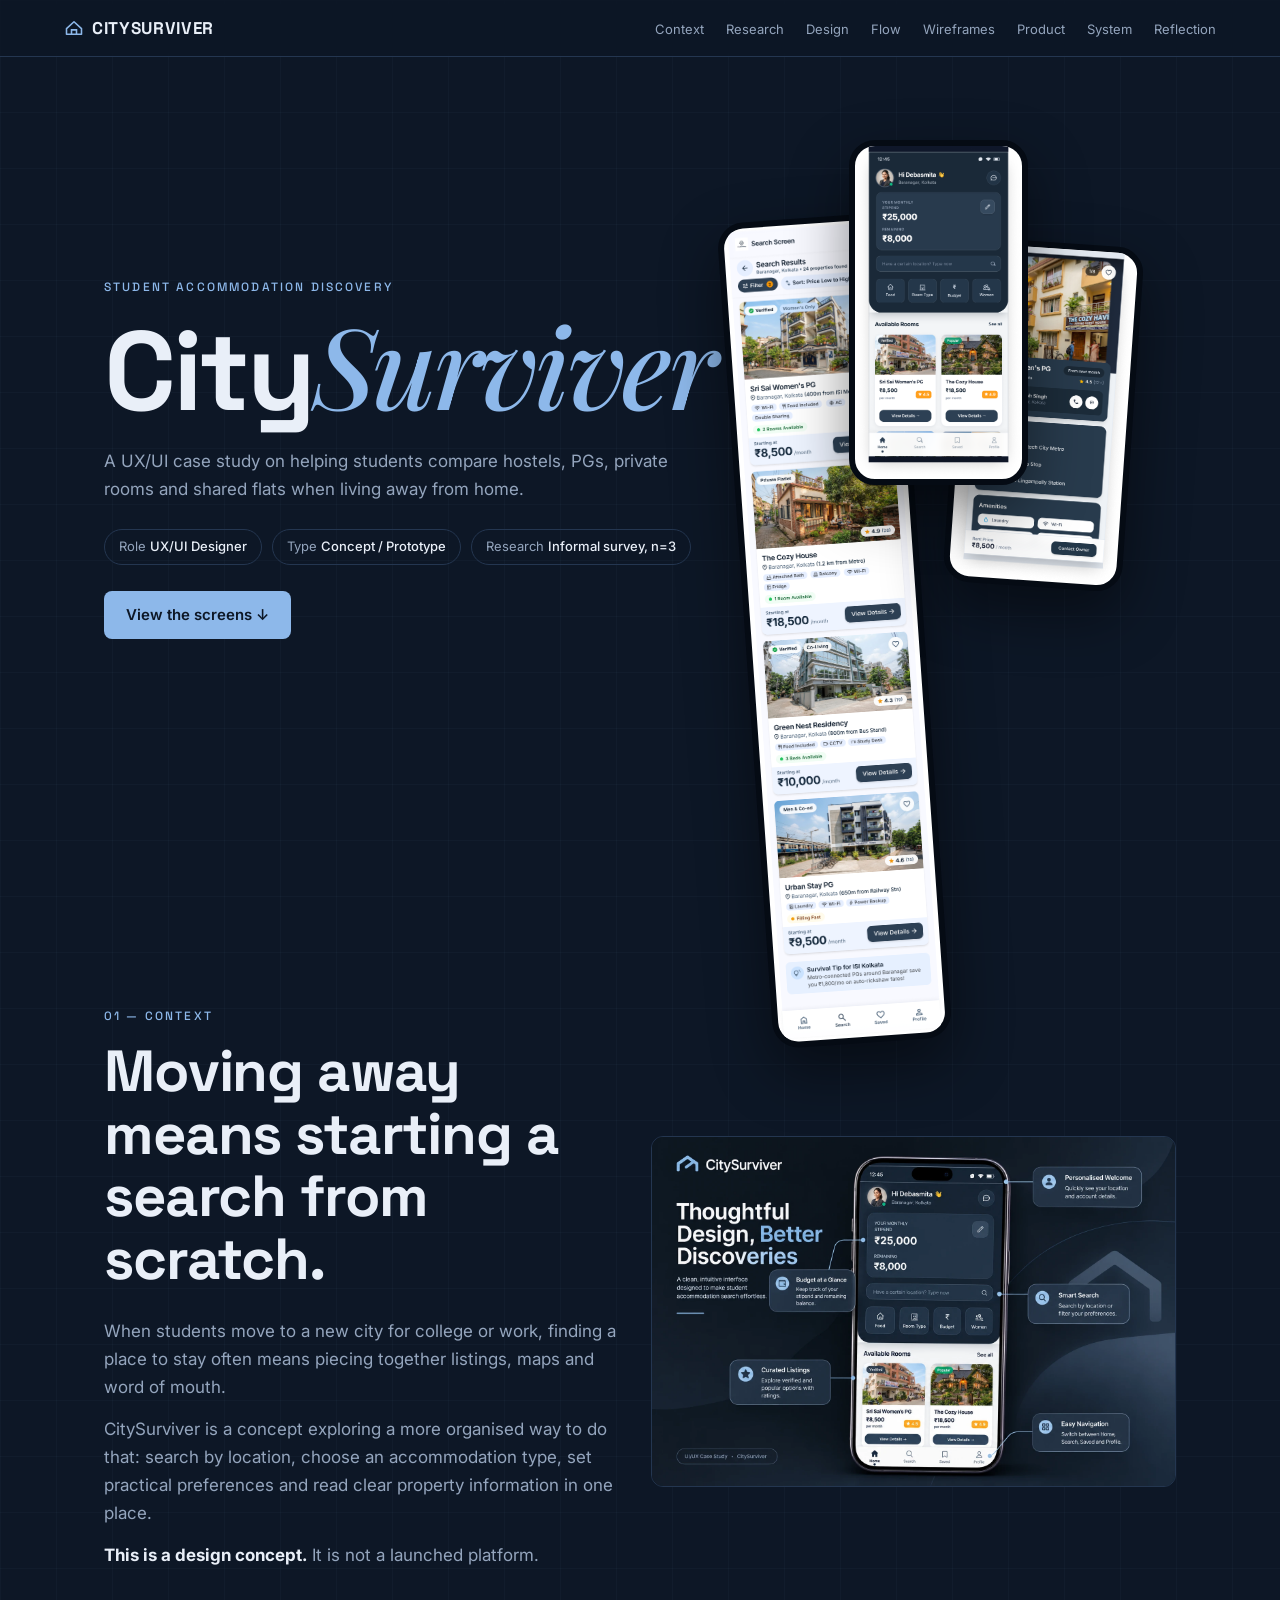
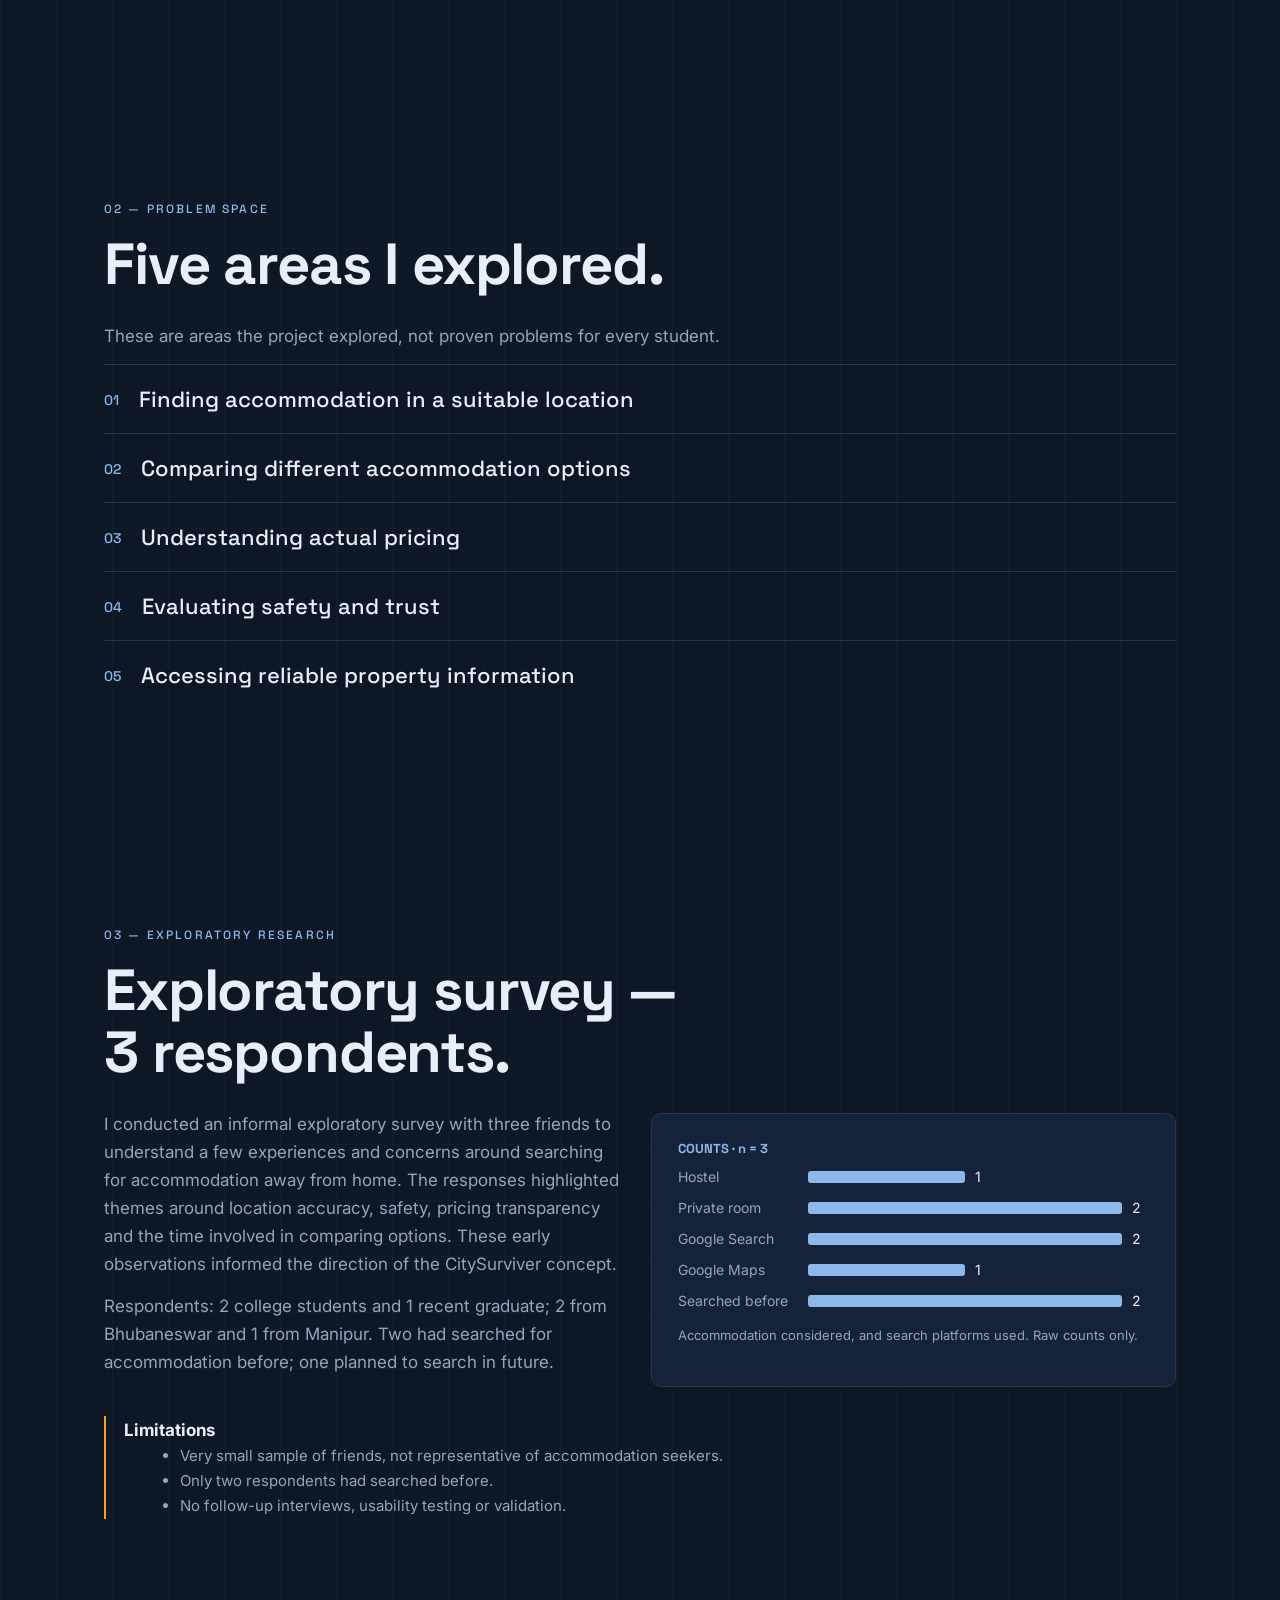
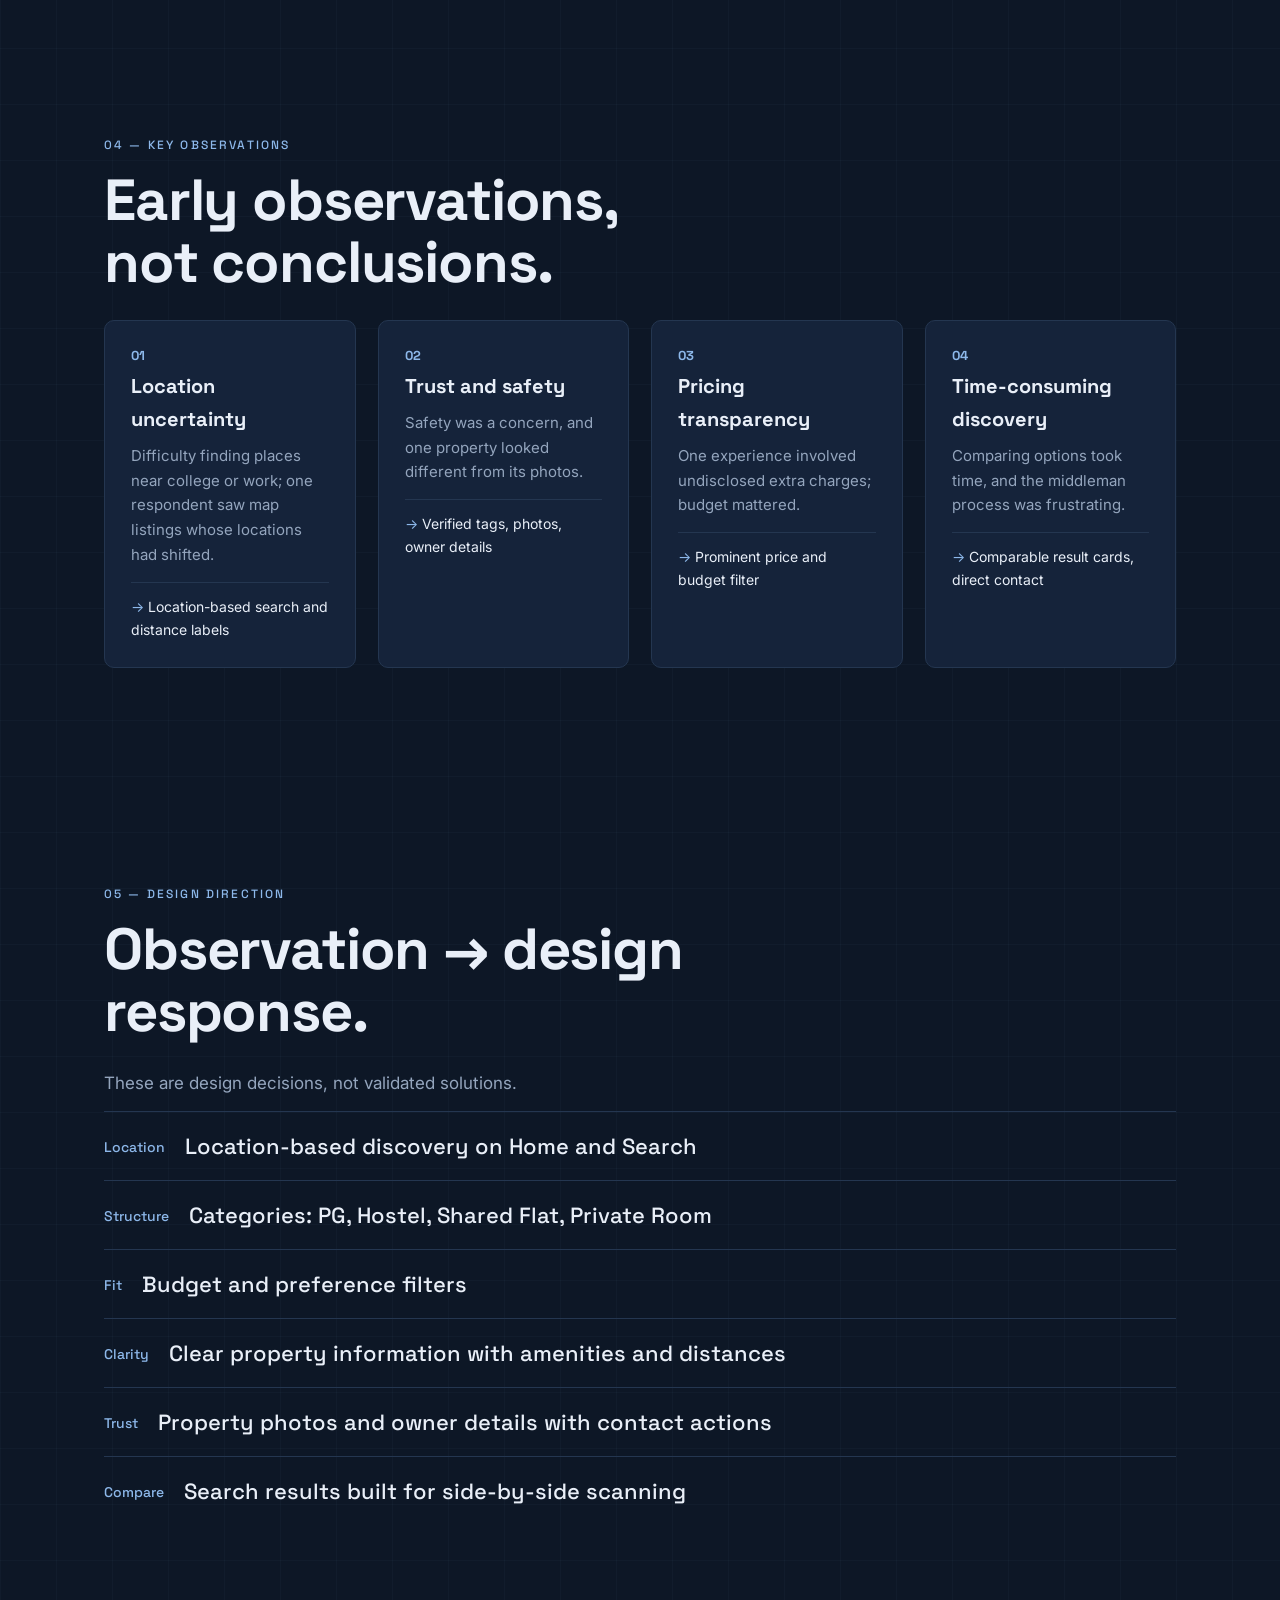
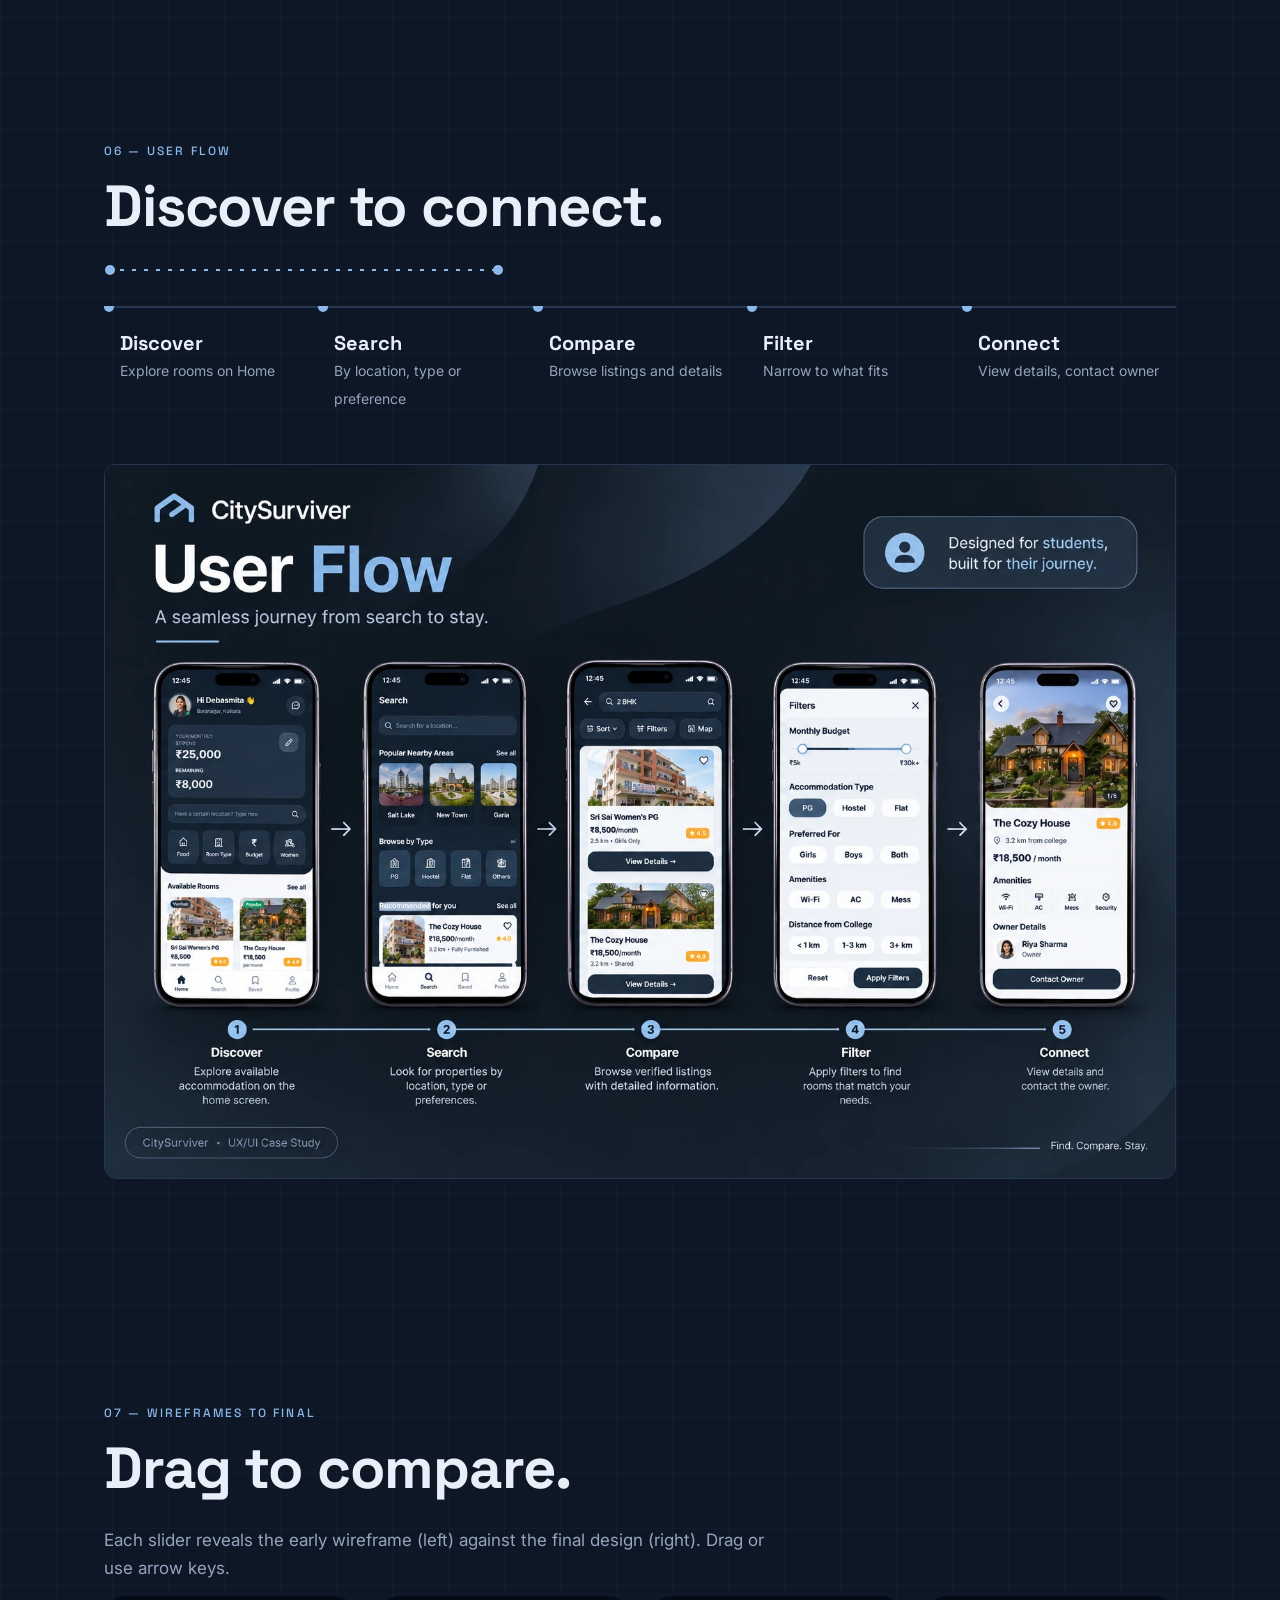
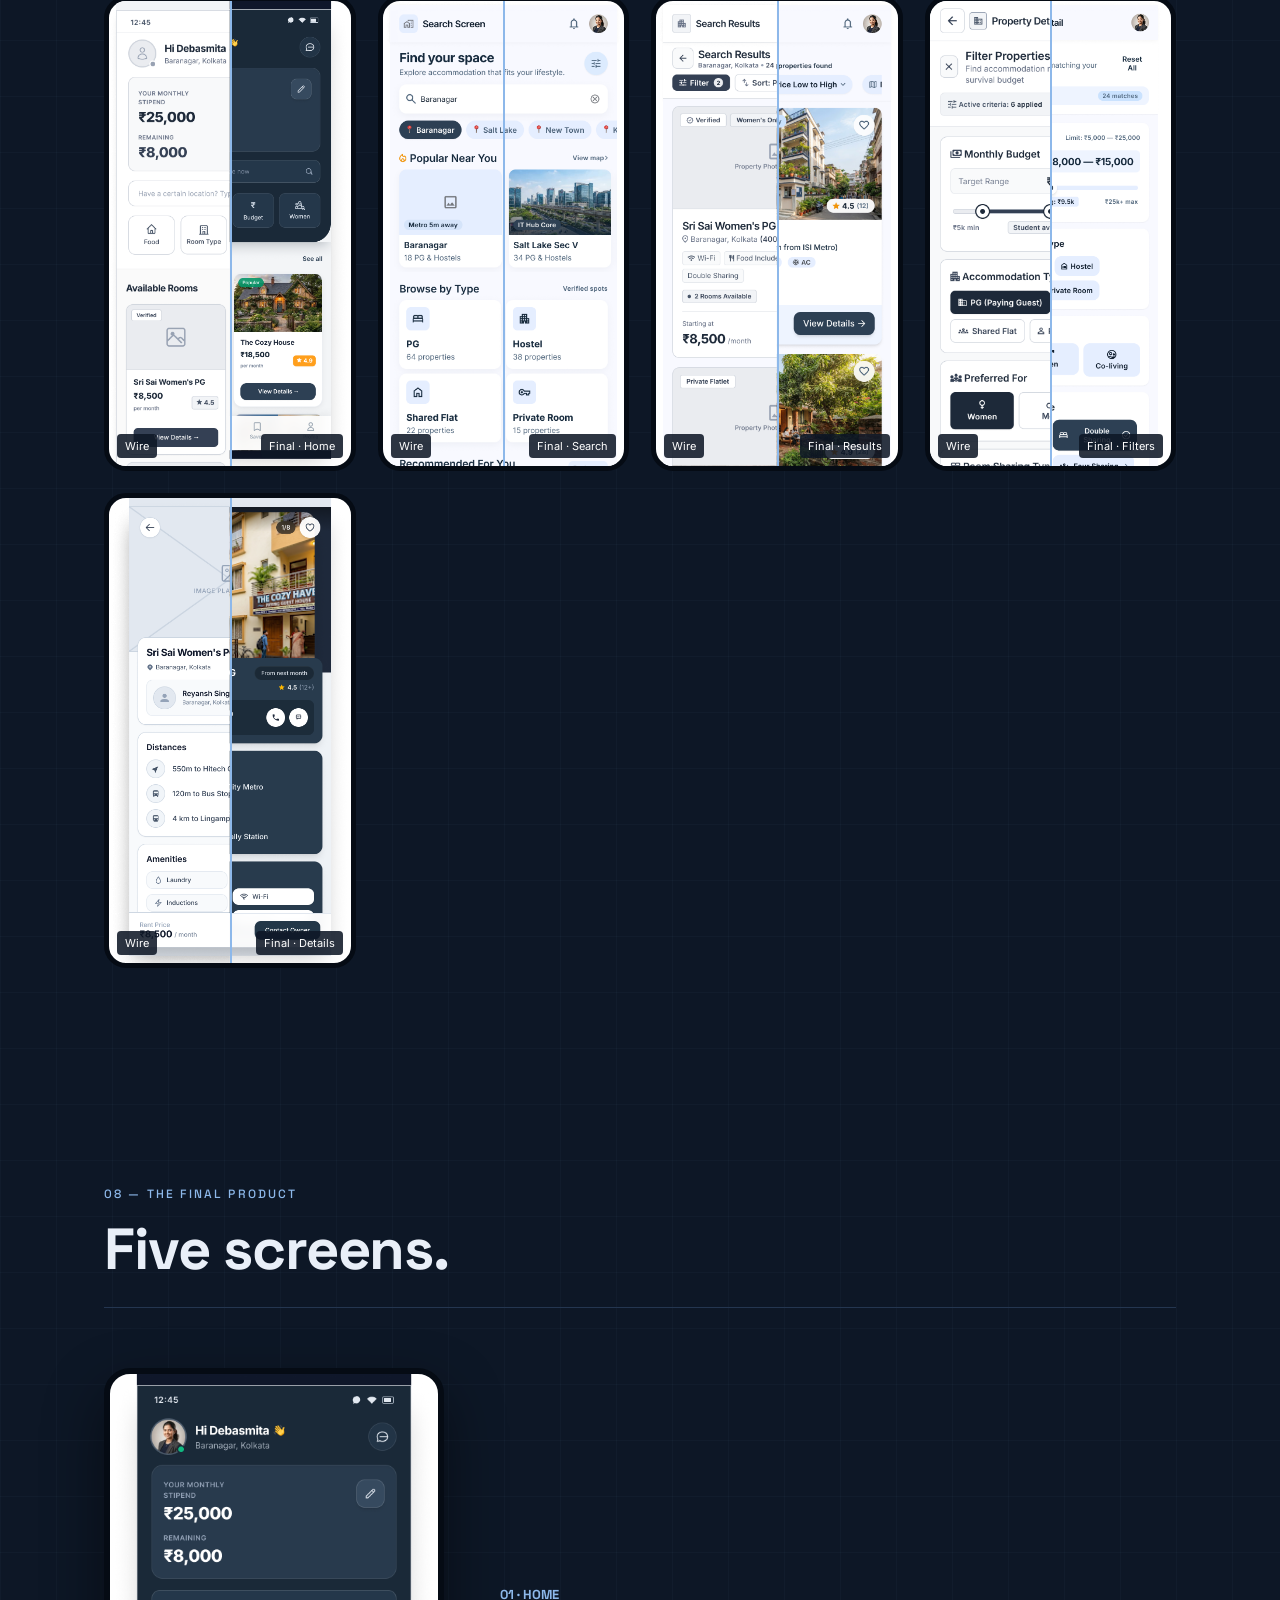
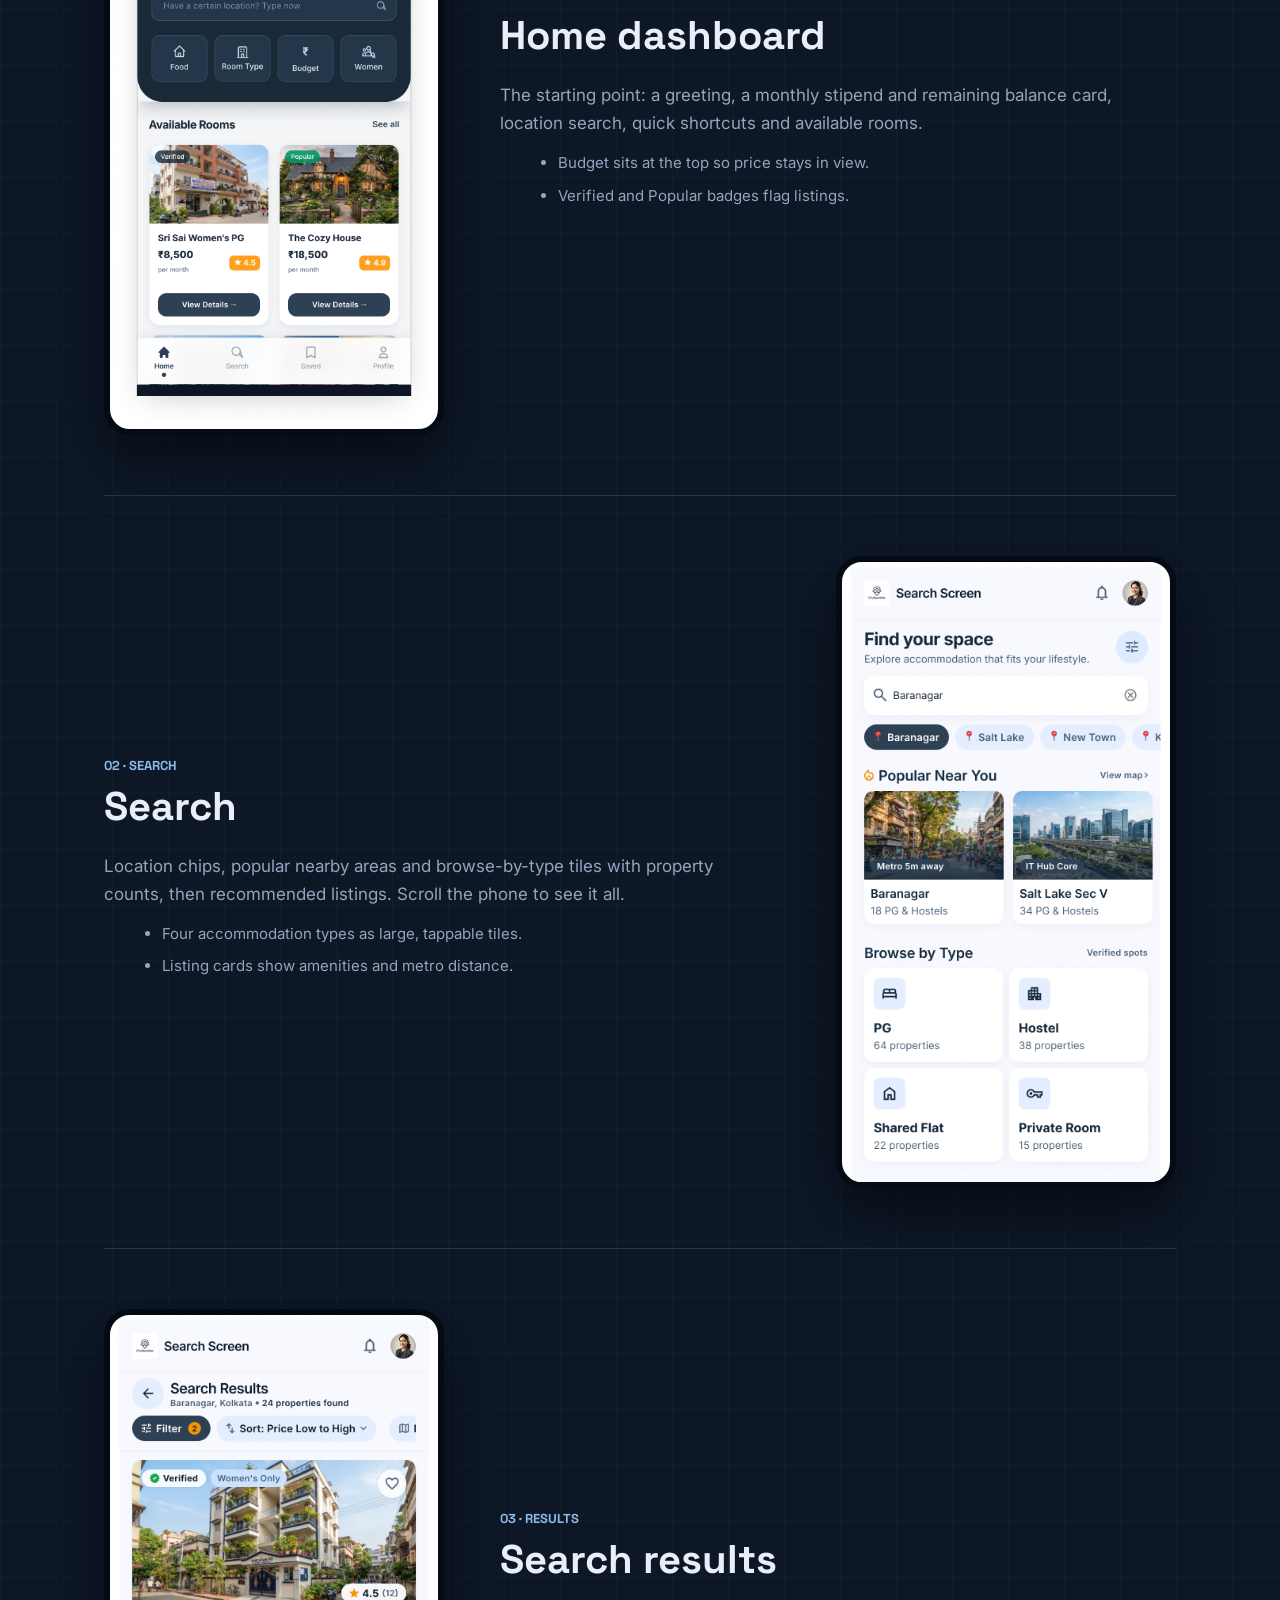
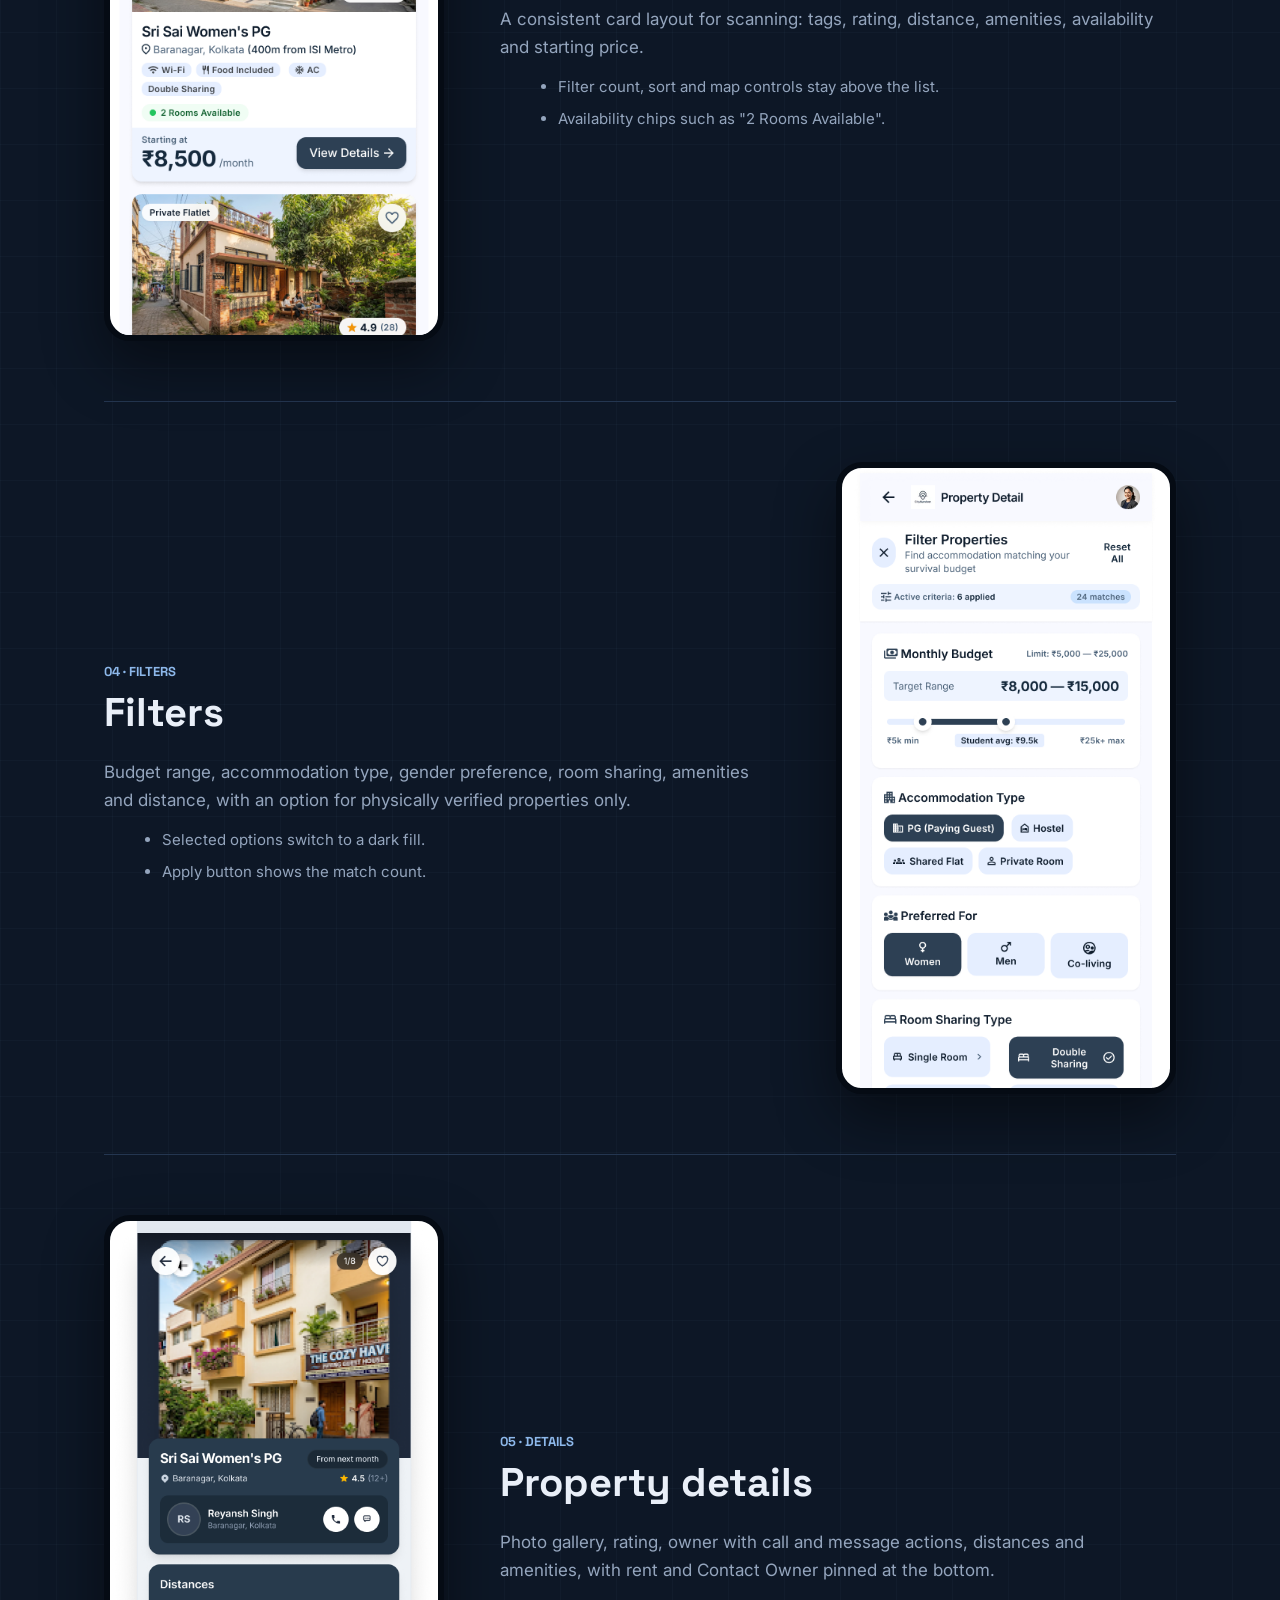
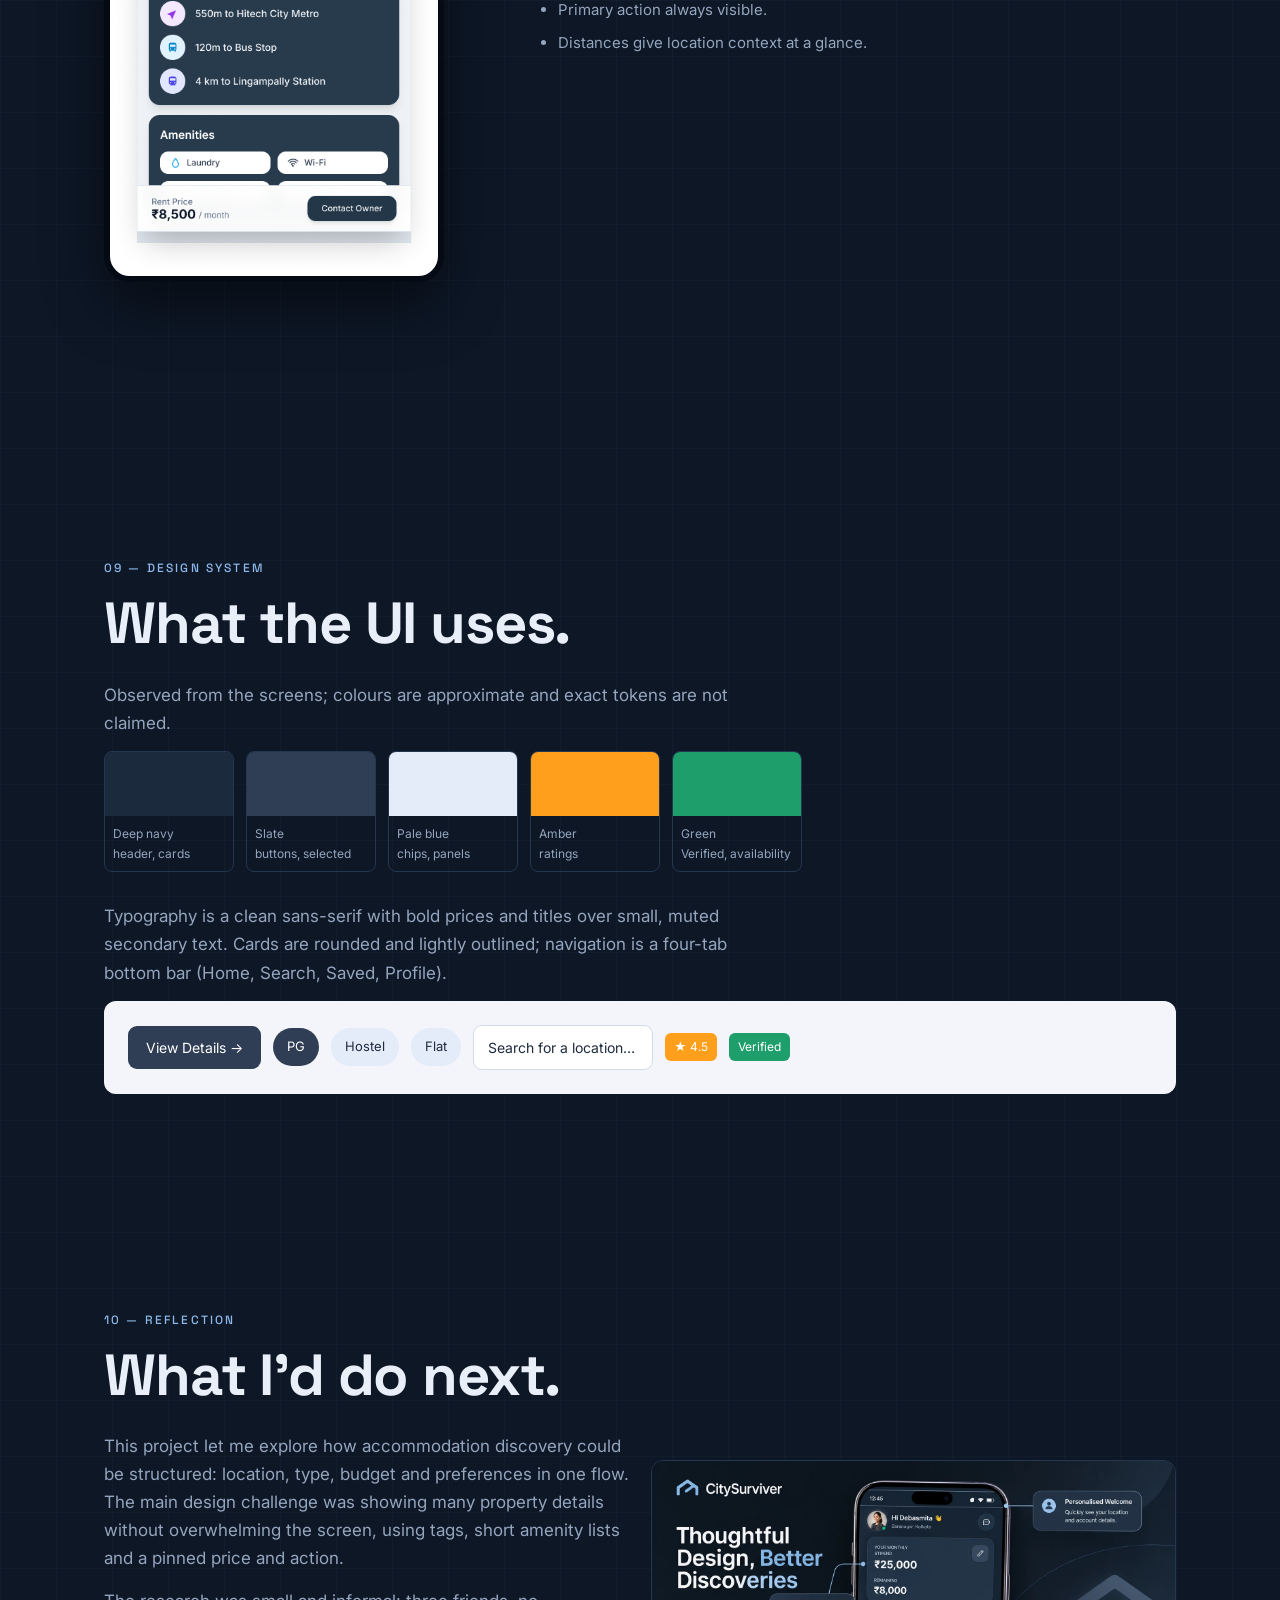
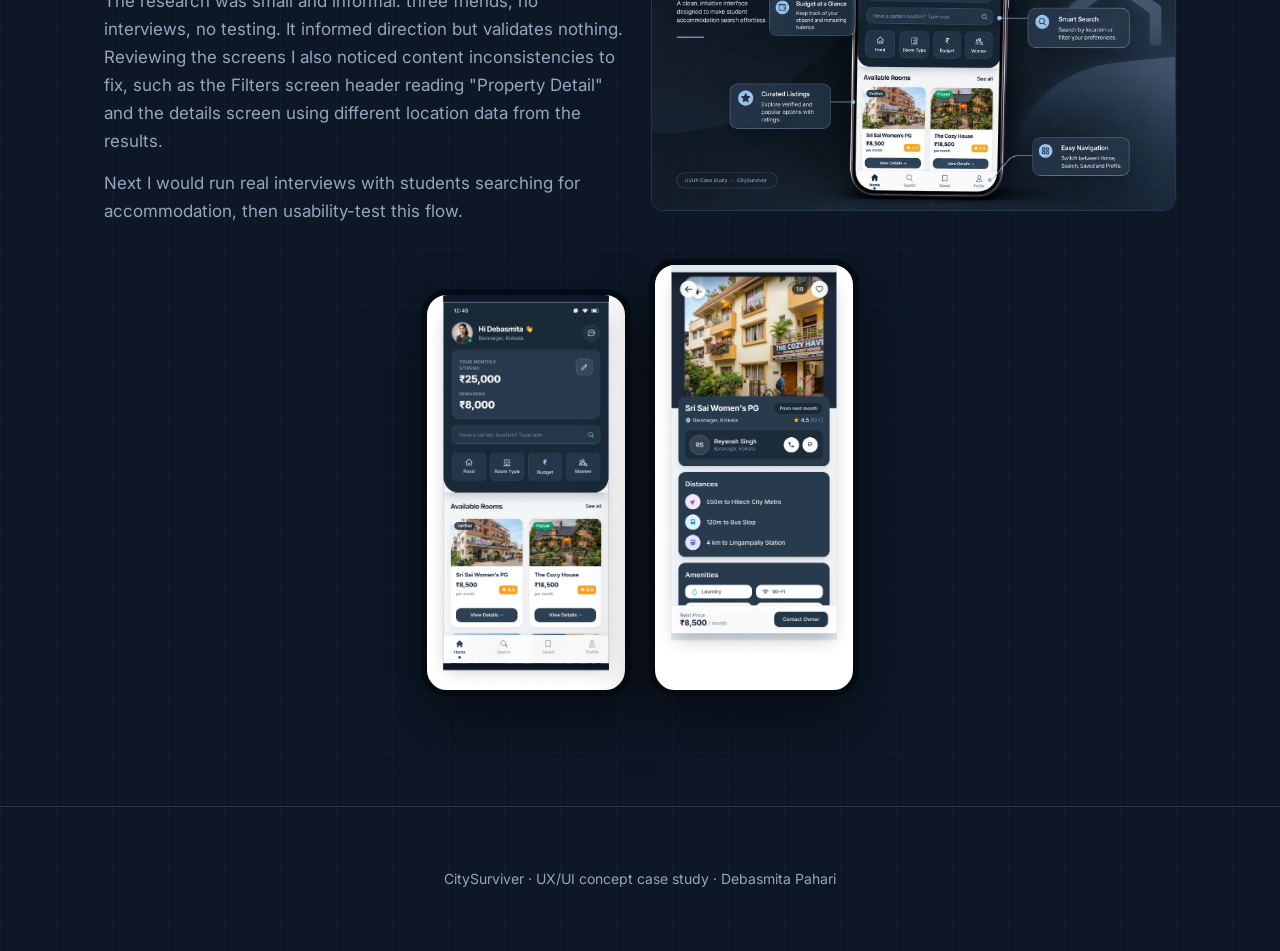
<file: docs/index.html>
<!DOCTYPE html><html lang="en"><head><meta charset="utf-8"><meta name="viewport" content="width=device-width,initial-scale=1,viewport-fit=cover">
<title>CitySurviver — UX/UI Case Study</title><meta name="description" content="CitySurviver: a concept for student accommodation discovery. UX/UI case study by Debasmita Pahari.">
<link rel="icon" href="assets/icons/favicon.svg" type="image/svg+xml"><meta property="og:image" content="assets/generated/og-image.png"><meta property="og:title" content="CitySurviver — UX/UI Case Study"><link href="https://fonts.googleapis.com/css2?family=Inter:wght@400;500;600&family=Playfair+Display:ital,wght@0,500;1,500&family=Space+Grotesk:wght@500;700&display=swap" rel="stylesheet">
<link rel="stylesheet" href="style.css"></head><body><div id="pg"></div>
<nav><b><img src="assets/branding/citysurviver-mark.svg" alt="" width="20" height="20" style="vertical-align:-4px;margin-right:8px">CITYSURVIVER</b><button id="mb" aria-label="Menu">Menu</button><ul id="nl"><li><a href="#context">Context</a></li><li><a href="#research">Research</a></li><li><a href="#direction">Design</a></li><li><a href="#flow">Flow</a></li><li><a href="#evolution">Wireframes</a></li><li><a href="#product">Product</a></li><li><a href="#system">System</a></li><li><a href="#reflection">Reflection</a></li></ul></nav>
<main>
<section class="hero" id="top0"><div><div class="k">Student accommodation discovery</div><h1>City<span class="pf">Surviver</span></h1><p style="margin-top:22px">A UX/UI case study on helping students compare hostels, PGs, private rooms and shared flats when living away from home.</p>
<div class="meta"><span>Role <b>UX/UI Designer</b></span><span>Type <b>Concept / Prototype</b></span><span>Research <b>Informal survey, n=3</b></span></div><a class="btn" href="#product">View the screens ↓</a></div>
<div class="stack" aria-label="CitySurviver screens"><div class="ph"><img src="assets/screens/citysurviver-search-results.png" alt="Search results screen"></div><div class="ph"><img src="assets/screens/citysurviver-home.png" alt="Home dashboard screen"></div><div class="ph"><img src="assets/screens/citysurviver-property-details.png" alt="Property details screen"></div></div></section>

<section id="context"><div class="k rv">01 — Context</div><div class="grid c2"><div class="rv"><h2>Moving away means starting a search from scratch.</h2><p>When students move to a new city for college or work, finding a place to stay often means piecing together listings, maps and word of mouth.</p><p>CitySurviver is a concept exploring a more organised way to do that: search by location, choose an accommodation type, set practical preferences and read clear property information in one place.</p><p><b style="color:var(--t)">This is a design concept.</b> It is not a launched platform.</p></div><img class="fimg rv" src="assets/graphics/citysurviver-home-annotated.webp" alt="Annotated home screen showing budget summary, search, curated listings and navigation"></div></section>

<section id="problem"><div class="k rv">02 — Problem space</div><h2 class="rv">Five areas I explored.</h2><p class="rv">These are areas the project explored, not proven problems for every student.</p><div class="pl rv"><div><span>01</span>Finding accommodation in a suitable location</div><div><span>02</span>Comparing different accommodation options</div><div><span>03</span>Understanding actual pricing</div><div><span>04</span>Evaluating safety and trust</div><div><span>05</span>Accessing reliable property information</div></div></section>

<section id="research"><div class="k rv">03 — Exploratory research</div><h2 class="rv">Exploratory survey — 3 respondents.</h2><div class="grid c2"><div class="rv"><p>I conducted an informal exploratory survey with three friends to understand a few experiences and concerns around searching for accommodation away from home. The responses highlighted themes around location accuracy, safety, pricing transparency and the time involved in comparing options. These early observations informed the direction of the CitySurviver concept.</p><p>Respondents: 2 college students and 1 recent graduate; 2 from Bhubaneswar and 1 from Manipur. Two had searched for accommodation before; one planned to search in future.</p></div>
<div class="card rv" id="bars"><div class="n">COUNTS · n = 3</div><div class="bar"><em>Hostel</em><i style="--v:1"></i><u>1</u></div><div class="bar"><em>Private room</em><i style="--v:2"></i><u>2</u></div><div class="bar"><em>Google Search</em><i style="--v:2"></i><u>2</u></div><div class="bar"><em>Google Maps</em><i style="--v:1"></i><u>1</u></div><div class="bar"><em>Searched before</em><i style="--v:2"></i><u>2</u></div><p style="font-size:13px;margin-top:12px">Accommodation considered, and search platforms used. Raw counts only.</p></div></div>
<div class="lim rv"><b>Limitations</b><ul><li>Very small sample of friends, not representative of accommodation seekers.</li><li>Only two respondents had searched before.</li><li>No follow-up interviews, usability testing or validation.</li></ul></div></section>

<section id="observations"><div class="k rv">04 — Key observations</div><h2 class="rv">Early observations, not conclusions.</h2><div class="grid c4">
<div class="card rv"><div class="n">01</div><h3>Location uncertainty</h3><p>Difficulty finding places near college or work; one respondent saw map listings whose locations had shifted.</p><div class="re"><i>→</i> Location-based search and distance labels</div></div>
<div class="card rv"><div class="n">02</div><h3>Trust and safety</h3><p>Safety was a concern, and one property looked different from its photos.</p><div class="re"><i>→</i> Verified tags, photos, owner details</div></div>
<div class="card rv"><div class="n">03</div><h3>Pricing transparency</h3><p>One experience involved undisclosed extra charges; budget mattered.</p><div class="re"><i>→</i> Prominent price and budget filter</div></div>
<div class="card rv"><div class="n">04</div><h3>Time-consuming discovery</h3><p>Comparing options took time, and the middleman process was frustrating.</p><div class="re"><i>→</i> Comparable result cards, direct contact</div></div></div></section>

<section id="direction"><div class="k rv">05 — Design direction</div><h2 class="rv">Observation → design response.</h2><p class="rv">These are design decisions, not validated solutions.</p><div class="pl rv"><div><span>Location</span>Location-based discovery on Home and Search</div><div><span>Structure</span>Categories: PG, Hostel, Shared Flat, Private Room</div><div><span>Fit</span>Budget and preference filters</div><div><span>Clarity</span>Clear property information with amenities and distances</div><div><span>Trust</span>Property photos and owner details with contact actions</div><div><span>Compare</span>Search results built for side-by-side scanning</div></div></section>

<section id="flow"><div class="k rv">06 — User flow</div><h2 class="rv">Discover to connect.</h2><img src="assets/illustrations/flow-line.svg" alt="" style="width:100%;max-width:400px;display:block;margin-top:20px"><div class="flow rv"><div><b>Discover</b><span>Explore rooms on Home</span></div><div><b>Search</b><span>By location, type or preference</span></div><div><b>Compare</b><span>Browse listings and details</span></div><div><b>Filter</b><span>Narrow to what fits</span></div><div><b>Connect</b><span>View details, contact owner</span></div></div><img class="fimg rv" src="assets/graphics/citysurviver-user-flow.webp" alt="User flow across five CitySurviver screens: Discover, Search, Compare, Filter, Connect"></section>

<section id="evolution"><div class="k rv">07 — Wireframes to final</div><h2 class="rv">Drag to compare.</h2><p class="rv">Each slider reveals the early wireframe (left) against the final design (right). Drag or use arrow keys.</p><div class="cmps rv" id="cmps"></div></section>

<section id="product"><div class="k rv">08 — The final product</div><h2 class="rv">Five screens.</h2>
<div class="sh rv"><div class="ph"><img src="assets/screens/citysurviver-home.png" alt="Home dashboard"></div><div><div class="n">01 · HOME</div><h3>Home dashboard</h3><p>The starting point: a greeting, a monthly stipend and remaining balance card, location search, quick shortcuts and available rooms.</p><ul><li>Budget sits at the top so price stays in view.</li><li>Verified and Popular badges flag listings.</li></ul></div></div>
<div class="sh rv"><div class="ph"><div class="sc"><img src="assets/screens/citysurviver-search.png" alt="Search screen"></div></div><div><div class="n">02 · SEARCH</div><h3>Search</h3><p>Location chips, popular nearby areas and browse-by-type tiles with property counts, then recommended listings. Scroll the phone to see it all.</p><ul><li>Four accommodation types as large, tappable tiles.</li><li>Listing cards show amenities and metro distance.</li></ul></div></div>
<div class="sh rv"><div class="ph"><div class="sc"><img src="assets/screens/citysurviver-search-results.png" alt="Search results"></div></div><div><div class="n">03 · RESULTS</div><h3>Search results</h3><p>A consistent card layout for scanning: tags, rating, distance, amenities, availability and starting price.</p><ul><li>Filter count, sort and map controls stay above the list.</li><li>Availability chips such as "2 Rooms Available".</li></ul></div></div>
<div class="sh rv"><div class="ph"><div class="sc"><img src="assets/screens/citysurviver-filters.png" alt="Filters"></div></div><div><div class="n">04 · FILTERS</div><h3>Filters</h3><p>Budget range, accommodation type, gender preference, room sharing, amenities and distance, with an option for physically verified properties only.</p><ul><li>Selected options switch to a dark fill.</li><li>Apply button shows the match count.</li></ul></div></div>
<div class="sh rv"><div class="ph"><img src="assets/screens/citysurviver-property-details.png" alt="Property details"></div><div><div class="n">05 · DETAILS</div><h3>Property details</h3><p>Photo gallery, rating, owner with call and message actions, distances and amenities, with rent and Contact Owner pinned at the bottom.</p><ul><li>Primary action always visible.</li><li>Distances give location context at a glance.</li></ul></div></div></section>

<section id="system"><div class="k rv">09 — Design system</div><h2 class="rv">What the UI uses.</h2><p class="rv">Observed from the screens; colours are approximate and exact tokens are not claimed.</p>
<div class="sw rv"><div><s style="background:#1c2a3e"></s><span>Deep navy<br>header, cards</span></div><div><s style="background:#2f3e54"></s><span>Slate<br>buttons, selected</span></div><div><s style="background:#e4ebf9"></s><span>Pale blue<br>chips, panels</span></div><div><s style="background:#ff9f1c"></s><span>Amber<br>ratings</span></div><div><s style="background:#1e9e6a"></s><span>Green<br>Verified, availability</span></div></div>
<p class="rv">Typography is a clean sans-serif with bold prices and titles over small, muted secondary text. Cards are rounded and lightly outlined; navigation is a four-tab bottom bar (Home, Search, Saved, Profile).</p>
<div class="ui rv"><span class="b">View Details →</span><span class="ch on">PG</span><span class="ch">Hostel</span><span class="ch">Flat</span><span class="in">Search for a location…</span><span class="rt">★ 4.5</span><span class="vf">Verified</span></div></section>

<section id="reflection"><div class="k rv">10 — Reflection</div><h2 class="rv">What I'd do next.</h2><div class="grid c2"><div class="rv"><p>This project let me explore how accommodation discovery could be structured: location, type, budget and preferences in one flow. The main design challenge was showing many property details without overwhelming the screen, using tags, short amenity lists and a pinned price and action.</p><p>The research was small and informal: three friends, no interviews, no testing. It informed direction but validates nothing. Reviewing the screens I also noticed content inconsistencies to fix, such as the Filters screen header reading "Property Detail" and the details screen using different location data from the results.</p><p>Next I would run real interviews with students searching for accommodation, then usability-test this flow.</p></div><img class="fimg rv" src="assets/graphics/citysurviver-home-annotated.webp" alt="Annotated CitySurviver home screen"></div>
<div class="end rv"><div class="ph"><img src="assets/screens/citysurviver-home.png" alt="Home"></div><div class="ph"><img src="assets/screens/citysurviver-property-details.png" alt="Details"></div></div></section></main>
<footer>CitySurviver · UX/UI concept case study · Debasmita Pahari</footer><button id="top" aria-label="Back to top">↑</button>
<script src="script.js" defer></script></body></html>
</file>
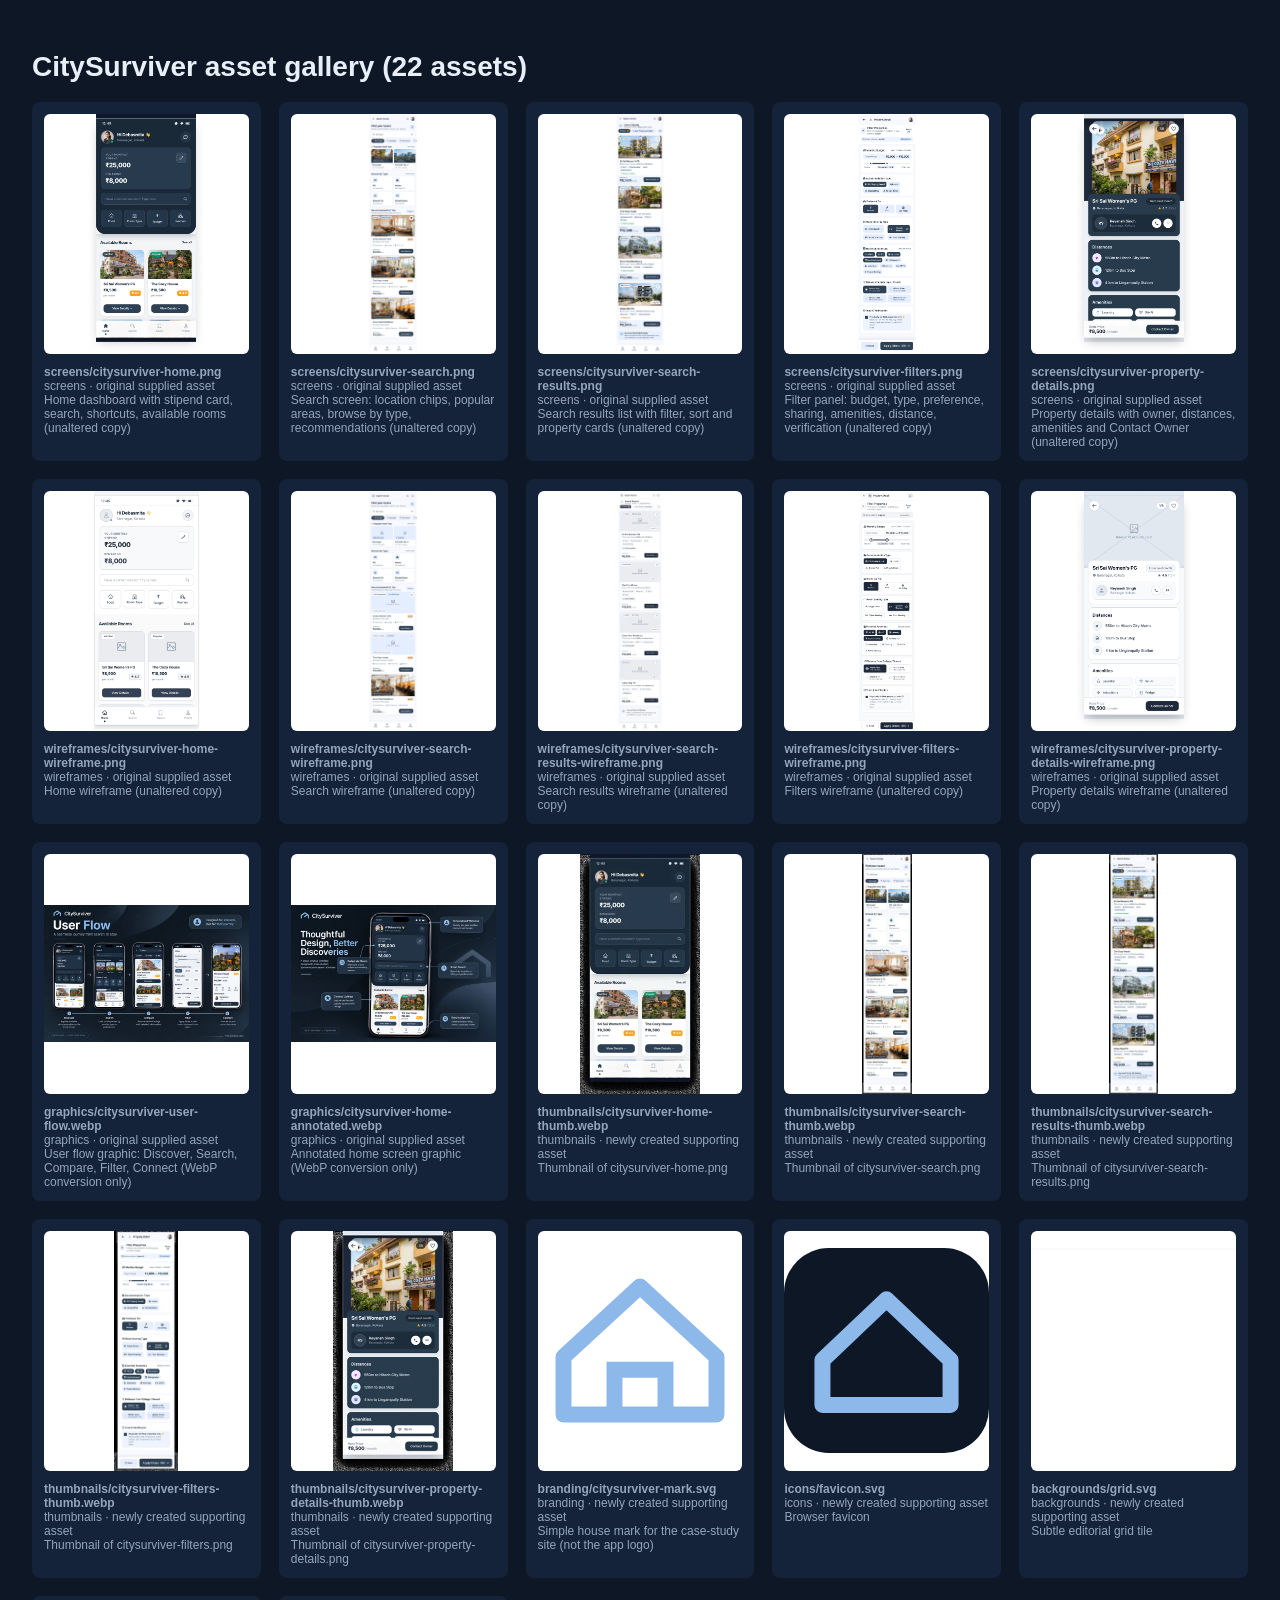
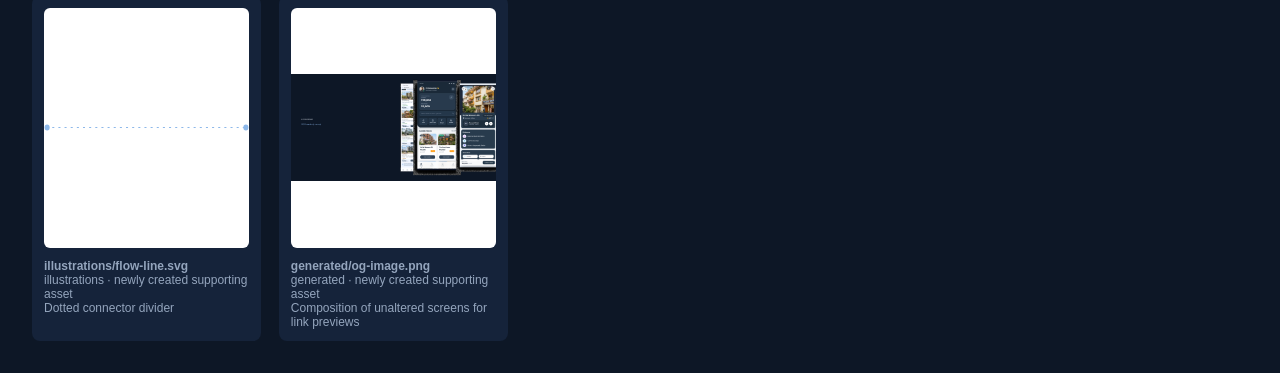
<file: docs/asset-gallery.html>
<!DOCTYPE html><meta charset=utf-8><title>Asset gallery</title><meta name=robots content=noindex><style>body{background:#0d1726;color:#e9eff8;font:14px Inter,sans-serif;padding:24px}main{display:grid;grid-template-columns:repeat(auto-fill,minmax(220px,1fr));gap:18px}figure{margin:0;background:#15233a;padding:12px;border-radius:8px}img{width:100%;height:240px;object-fit:contain;background:#fff;border-radius:6px}figcaption{font-size:12px;color:#94a5bd;margin-top:8px}</style><h1>CitySurviver asset gallery (22 assets)</h1><main><figure><img src="assets/screens/citysurviver-home.png" alt="Home dashboard with stipend card, search, shortcuts, available rooms (unaltered copy)"><figcaption><b>screens/citysurviver-home.png</b><br>screens · original supplied asset<br>Home dashboard with stipend card, search, shortcuts, available rooms (unaltered copy)</figcaption></figure><figure><img src="assets/screens/citysurviver-search.png" alt="Search screen: location chips, popular areas, browse by type, recommendations (unaltered copy)"><figcaption><b>screens/citysurviver-search.png</b><br>screens · original supplied asset<br>Search screen: location chips, popular areas, browse by type, recommendations (unaltered copy)</figcaption></figure><figure><img src="assets/screens/citysurviver-search-results.png" alt="Search results list with filter, sort and property cards (unaltered copy)"><figcaption><b>screens/citysurviver-search-results.png</b><br>screens · original supplied asset<br>Search results list with filter, sort and property cards (unaltered copy)</figcaption></figure><figure><img src="assets/screens/citysurviver-filters.png" alt="Filter panel: budget, type, preference, sharing, amenities, distance, verification (unaltered copy)"><figcaption><b>screens/citysurviver-filters.png</b><br>screens · original supplied asset<br>Filter panel: budget, type, preference, sharing, amenities, distance, verification (unaltered copy)</figcaption></figure><figure><img src="assets/screens/citysurviver-property-details.png" alt="Property details with owner, distances, amenities and Contact Owner (unaltered copy)"><figcaption><b>screens/citysurviver-property-details.png</b><br>screens · original supplied asset<br>Property details with owner, distances, amenities and Contact Owner (unaltered copy)</figcaption></figure><figure><img src="assets/wireframes/citysurviver-home-wireframe.png" alt="Home wireframe (unaltered copy)"><figcaption><b>wireframes/citysurviver-home-wireframe.png</b><br>wireframes · original supplied asset<br>Home wireframe (unaltered copy)</figcaption></figure><figure><img src="assets/wireframes/citysurviver-search-wireframe.png" alt="Search wireframe (unaltered copy)"><figcaption><b>wireframes/citysurviver-search-wireframe.png</b><br>wireframes · original supplied asset<br>Search wireframe (unaltered copy)</figcaption></figure><figure><img src="assets/wireframes/citysurviver-search-results-wireframe.png" alt="Search results wireframe (unaltered copy)"><figcaption><b>wireframes/citysurviver-search-results-wireframe.png</b><br>wireframes · original supplied asset<br>Search results wireframe (unaltered copy)</figcaption></figure><figure><img src="assets/wireframes/citysurviver-filters-wireframe.png" alt="Filters wireframe (unaltered copy)"><figcaption><b>wireframes/citysurviver-filters-wireframe.png</b><br>wireframes · original supplied asset<br>Filters wireframe (unaltered copy)</figcaption></figure><figure><img src="assets/wireframes/citysurviver-property-details-wireframe.png" alt="Property details wireframe (unaltered copy)"><figcaption><b>wireframes/citysurviver-property-details-wireframe.png</b><br>wireframes · original supplied asset<br>Property details wireframe (unaltered copy)</figcaption></figure><figure><img src="assets/graphics/citysurviver-user-flow.webp" alt="User flow graphic: Discover, Search, Compare, Filter, Connect (WebP conversion only)"><figcaption><b>graphics/citysurviver-user-flow.webp</b><br>graphics · original supplied asset<br>User flow graphic: Discover, Search, Compare, Filter, Connect (WebP conversion only)</figcaption></figure><figure><img src="assets/graphics/citysurviver-home-annotated.webp" alt="Annotated home screen graphic (WebP conversion only)"><figcaption><b>graphics/citysurviver-home-annotated.webp</b><br>graphics · original supplied asset<br>Annotated home screen graphic (WebP conversion only)</figcaption></figure><figure><img src="assets/thumbnails/citysurviver-home-thumb.webp" alt="Thumbnail of citysurviver-home.png"><figcaption><b>thumbnails/citysurviver-home-thumb.webp</b><br>thumbnails · newly created supporting asset<br>Thumbnail of citysurviver-home.png</figcaption></figure><figure><img src="assets/thumbnails/citysurviver-search-thumb.webp" alt="Thumbnail of citysurviver-search.png"><figcaption><b>thumbnails/citysurviver-search-thumb.webp</b><br>thumbnails · newly created supporting asset<br>Thumbnail of citysurviver-search.png</figcaption></figure><figure><img src="assets/thumbnails/citysurviver-search-results-thumb.webp" alt="Thumbnail of citysurviver-search-results.png"><figcaption><b>thumbnails/citysurviver-search-results-thumb.webp</b><br>thumbnails · newly created supporting asset<br>Thumbnail of citysurviver-search-results.png</figcaption></figure><figure><img src="assets/thumbnails/citysurviver-filters-thumb.webp" alt="Thumbnail of citysurviver-filters.png"><figcaption><b>thumbnails/citysurviver-filters-thumb.webp</b><br>thumbnails · newly created supporting asset<br>Thumbnail of citysurviver-filters.png</figcaption></figure><figure><img src="assets/thumbnails/citysurviver-property-details-thumb.webp" alt="Thumbnail of citysurviver-property-details.png"><figcaption><b>thumbnails/citysurviver-property-details-thumb.webp</b><br>thumbnails · newly created supporting asset<br>Thumbnail of citysurviver-property-details.png</figcaption></figure><figure><img src="assets/branding/citysurviver-mark.svg" alt="Simple house mark for the case-study site (not the app logo)"><figcaption><b>branding/citysurviver-mark.svg</b><br>branding · newly created supporting asset<br>Simple house mark for the case-study site (not the app logo)</figcaption></figure><figure><img src="assets/icons/favicon.svg" alt="Browser favicon"><figcaption><b>icons/favicon.svg</b><br>icons · newly created supporting asset<br>Browser favicon</figcaption></figure><figure><img src="assets/backgrounds/grid.svg" alt="Subtle editorial grid tile"><figcaption><b>backgrounds/grid.svg</b><br>backgrounds · newly created supporting asset<br>Subtle editorial grid tile</figcaption></figure><figure><img src="assets/illustrations/flow-line.svg" alt="Dotted connector divider"><figcaption><b>illustrations/flow-line.svg</b><br>illustrations · newly created supporting asset<br>Dotted connector divider</figcaption></figure><figure><img src="assets/generated/og-image.png" alt="Composition of unaltered screens for link previews"><figcaption><b>generated/og-image.png</b><br>generated · newly created supporting asset<br>Composition of unaltered screens for link previews</figcaption></figure></main>
</file>
<file: docs/style.css>
:root{--bg:#0d1726;--p:#15233a;--l:#243650;--t:#e9eff8;--m:#94a5bd;--a:#8db8ea;--o:#ff9f1c;--g:#1e9e6a;box-sizing:border-box;padding-top:env(safe-area-inset-top,0px);padding-bottom:env(safe-area-inset-bottom,0px)}
@media(prefers-color-scheme:light){:root:not([data-theme=dark]){--bg:#0d1726}}
*{box-sizing:inherit;margin:0}html{scroll-behavior:smooth;scroll-padding-top:70px}
body{background:var(--bg) url(assets/backgrounds/grid.svg);color:var(--t);font:400 17px/1.65 Inter,system-ui,sans-serif;overflow-x:hidden}
h1,h2,h3,.sg{font-family:'Space Grotesk',Inter,sans-serif}.pf{font-family:'Playfair Display',Georgia,serif;font-style:italic;color:var(--a);font-weight:500}
#pg{position:fixed;top:0;left:0;height:3px;width:0;background:var(--a);z-index:30}
nav{position:fixed;top:0;left:0;right:0;z-index:20;display:flex;justify-content:space-between;align-items:center;padding:14px 5vw;background:#0d1726cc;backdrop-filter:blur(8px);border-bottom:1px solid var(--l)}
nav b{font-family:'Space Grotesk';letter-spacing:.04em}nav ul{display:flex;gap:22px;list-style:none;padding:0}
nav a{color:var(--m);text-decoration:none;font-size:13px;transition:.2s}nav a:hover,nav a.on{color:var(--a)}#mb{display:none;background:none;border:1px solid var(--l);color:var(--t);padding:6px 12px;border-radius:6px}
section{padding:110px 5vw;max-width:1200px;margin:auto}
.k{font:500 12px/1 'Space Grotesk';letter-spacing:.18em;color:var(--a);text-transform:uppercase;margin-bottom:18px}
h2{font-size:clamp(32px,5vw,58px);line-height:1.08;letter-spacing:-.02em;margin-bottom:26px;max-width:16ch}
p{color:var(--m);max-width:60ch;margin-bottom:14px}.grid{display:grid;gap:22px}.c2{grid-template-columns:1fr 1fr;align-items:center}.c4{grid-template-columns:repeat(auto-fit,minmax(240px,1fr))}
.card{background:var(--p);border:1px solid var(--l);border-radius:10px;padding:26px;transition:.3s}.card:hover{border-color:var(--a);transform:translateY(-3px)}
.card h3{font-size:20px;margin:6px 0 8px}.card p{font-size:15px}.n{font:700 13px 'Space Grotesk';color:var(--a)}.re{margin-top:14px;padding-top:12px;border-top:1px solid var(--l);font-size:14px;color:var(--t)}.re i{color:var(--a);font-style:normal}
.hero{min-height:100vh;display:grid;grid-template-columns:1.1fr .9fr;gap:30px;align-items:center;padding-top:130px}
.hero h1{font-size:clamp(46px,9vw,112px);line-height:.95;letter-spacing:-.03em}
.meta{display:flex;flex-wrap:wrap;gap:10px;margin:26px 0}.meta span{border:1px solid var(--l);border-radius:99px;padding:6px 14px;font-size:13px;color:var(--m)}.meta b{color:var(--t);font-weight:500}
.stack{position:relative;height:min(640px,120vw)}.stack .ph{position:absolute;width:46%}.stack .ph:nth-child(1){left:0;top:12%;transform:rotate(-4deg)}.stack .ph:nth-child(2){left:27%;top:0;z-index:2}.stack .ph:nth-child(3){right:0;top:16%;transform:rotate(4deg)}
.ph{border-radius:26px;overflow:hidden;border:6px solid #050b14;background:#fff;box-shadow:0 24px 60px #0007}.ph img{display:block;width:100%}.sc{max-height:620px;overflow-y:auto;scrollbar-width:thin}
.btn{display:inline-block;color:#0d1726;background:var(--a);padding:12px 22px;border-radius:8px;text-decoration:none;font-weight:600;font-size:15px}
.pl{display:grid;gap:0}.pl div{display:flex;gap:20px;padding:20px 0;border-top:1px solid var(--l);font:500 22px 'Space Grotesk'}.pl span{color:var(--a);font-size:14px;padding-top:6px}
.bar{display:flex;align-items:center;gap:10px;margin:8px 0;font-size:14px;color:var(--m)}.bar em{flex:0 0 120px;font-style:normal}.bar i{display:block;height:12px;background:var(--a);border-radius:3px;width:0;transition:width 1.2s}.in .bar i{width:calc(var(--v)*33.3%)}.bar u{text-decoration:none;color:var(--t)}
.lim{border-left:2px solid var(--o);padding-left:18px;margin-top:26px}.lim li{color:var(--m);font-size:15px;margin-left:16px}
.flow{display:flex;gap:0;margin:30px 0;overflow-x:auto}.flow div{flex:1;min-width:150px;padding:22px 16px;border-top:2px solid var(--l);position:relative}.flow div:before{content:'';position:absolute;top:-6px;left:0;width:10px;height:10px;border-radius:50%;background:var(--a)}.flow b{display:block;font:700 20px 'Space Grotesk'}.flow span{font-size:14px;color:var(--m)}
.fimg{width:100%;border-radius:12px;border:1px solid var(--l)}
.cmps{display:grid;grid-template-columns:repeat(auto-fit,minmax(210px,1fr));gap:22px}.cmp{position:relative;aspect-ratio:9/17;overflow:hidden;border-radius:22px;border:5px solid #050b14;background:#fff}.cmp img{position:absolute;inset:0;width:100%;height:100%;object-fit:cover;object-position:top}
.cmp .w{clip-path:inset(0 var(--x,50%) 0 0)}.cmp input{position:absolute;inset:0;width:100%;height:100%;opacity:0;cursor:ew-resize;z-index:3}.cmp:after{content:'';position:absolute;top:0;bottom:0;left:calc(100% - var(--x,50%));width:2px;background:var(--a)}.cmp small{position:absolute;bottom:8px;z-index:2;background:#0d1726dd;color:#fff;font-size:11px;padding:3px 8px;border-radius:4px}
.sh{display:grid;grid-template-columns:minmax(0,340px) 1fr;gap:56px;align-items:center;padding:60px 0;border-top:1px solid var(--l)}.sh:nth-child(even) .ph{order:2}.sh:nth-child(even){grid-template-columns:1fr minmax(0,340px)}
.sh h3{font-size:clamp(26px,3.5vw,40px);margin-bottom:12px}.sh li{color:var(--m);margin:0 0 8px 18px;font-size:15px}
.sw{display:flex;flex-wrap:wrap;gap:12px;margin-bottom:30px}.sw div{width:130px;border-radius:8px;overflow:hidden;border:1px solid var(--l);font-size:12px;color:var(--m)}.sw s{display:block;height:64px}.sw span{display:block;padding:8px}
.ui{display:flex;flex-wrap:wrap;gap:12px;align-items:center;background:#f3f5fb;border-radius:12px;padding:24px;color:#1e2b3d}.ui .b{background:#2f3e54;color:#fff;padding:10px 18px;border-radius:9px;font-size:14px}.ui .ch{background:#e4ebf9;padding:8px 14px;border-radius:99px;font-size:13px}.ui .ch.on{background:#2f3e54;color:#fff}.ui .in{background:#fff;border:1px solid #d4dbe8;padding:10px 14px;border-radius:9px;font-size:14px;min-width:180px}.ui .rt{background:#ff9f1c;color:#fff;padding:4px 9px;border-radius:6px;font-size:12px}.ui .vf{background:#1e9e6a;color:#fff;padding:4px 9px;border-radius:6px;font-size:12px}
.end{display:flex;justify-content:center;gap:18px;margin-top:50px}.end .ph{width:min(26%,210px)}.end .ph:nth-child(2){margin-top:-30px}
footer{text-align:center;padding:60px 5vw;color:var(--m);font-size:14px;border-top:1px solid var(--l)}
#top{position:fixed;right:20px;bottom:calc(20px + env(safe-area-inset-bottom,0px));width:44px;height:44px;border-radius:50%;border:1px solid var(--l);background:var(--p);color:var(--t);cursor:pointer;opacity:0;pointer-events:none;transition:.3s;z-index:20}#top.s{opacity:1;pointer-events:auto}
.js .rv{opacity:0;transform:translateY(24px);transition:opacity .8s,transform .8s}.js .rv.in{opacity:1;transform:none}
@media(prefers-reduced-motion:reduce){*{transition:none!important;scroll-behavior:auto!important}.js .rv{opacity:1;transform:none}.bar i{width:calc(var(--v)*33.3%)}}
@media(max-width:820px){.hero,.c2,.sh,.sh:nth-child(even){grid-template-columns:1fr}.sh .ph{order:0!important;max-width:340px;margin:auto}section{padding:70px 5vw}nav ul{display:none;position:absolute;top:100%;left:0;right:0;flex-direction:column;background:var(--bg);padding:16px 5vw;gap:14px}nav ul.o{display:flex}#mb{display:block}.bar em{flex-basis:90px}.flow{flex-direction:column}}
:focus-visible{outline:2px solid var(--a);outline-offset:3px}
</file>
